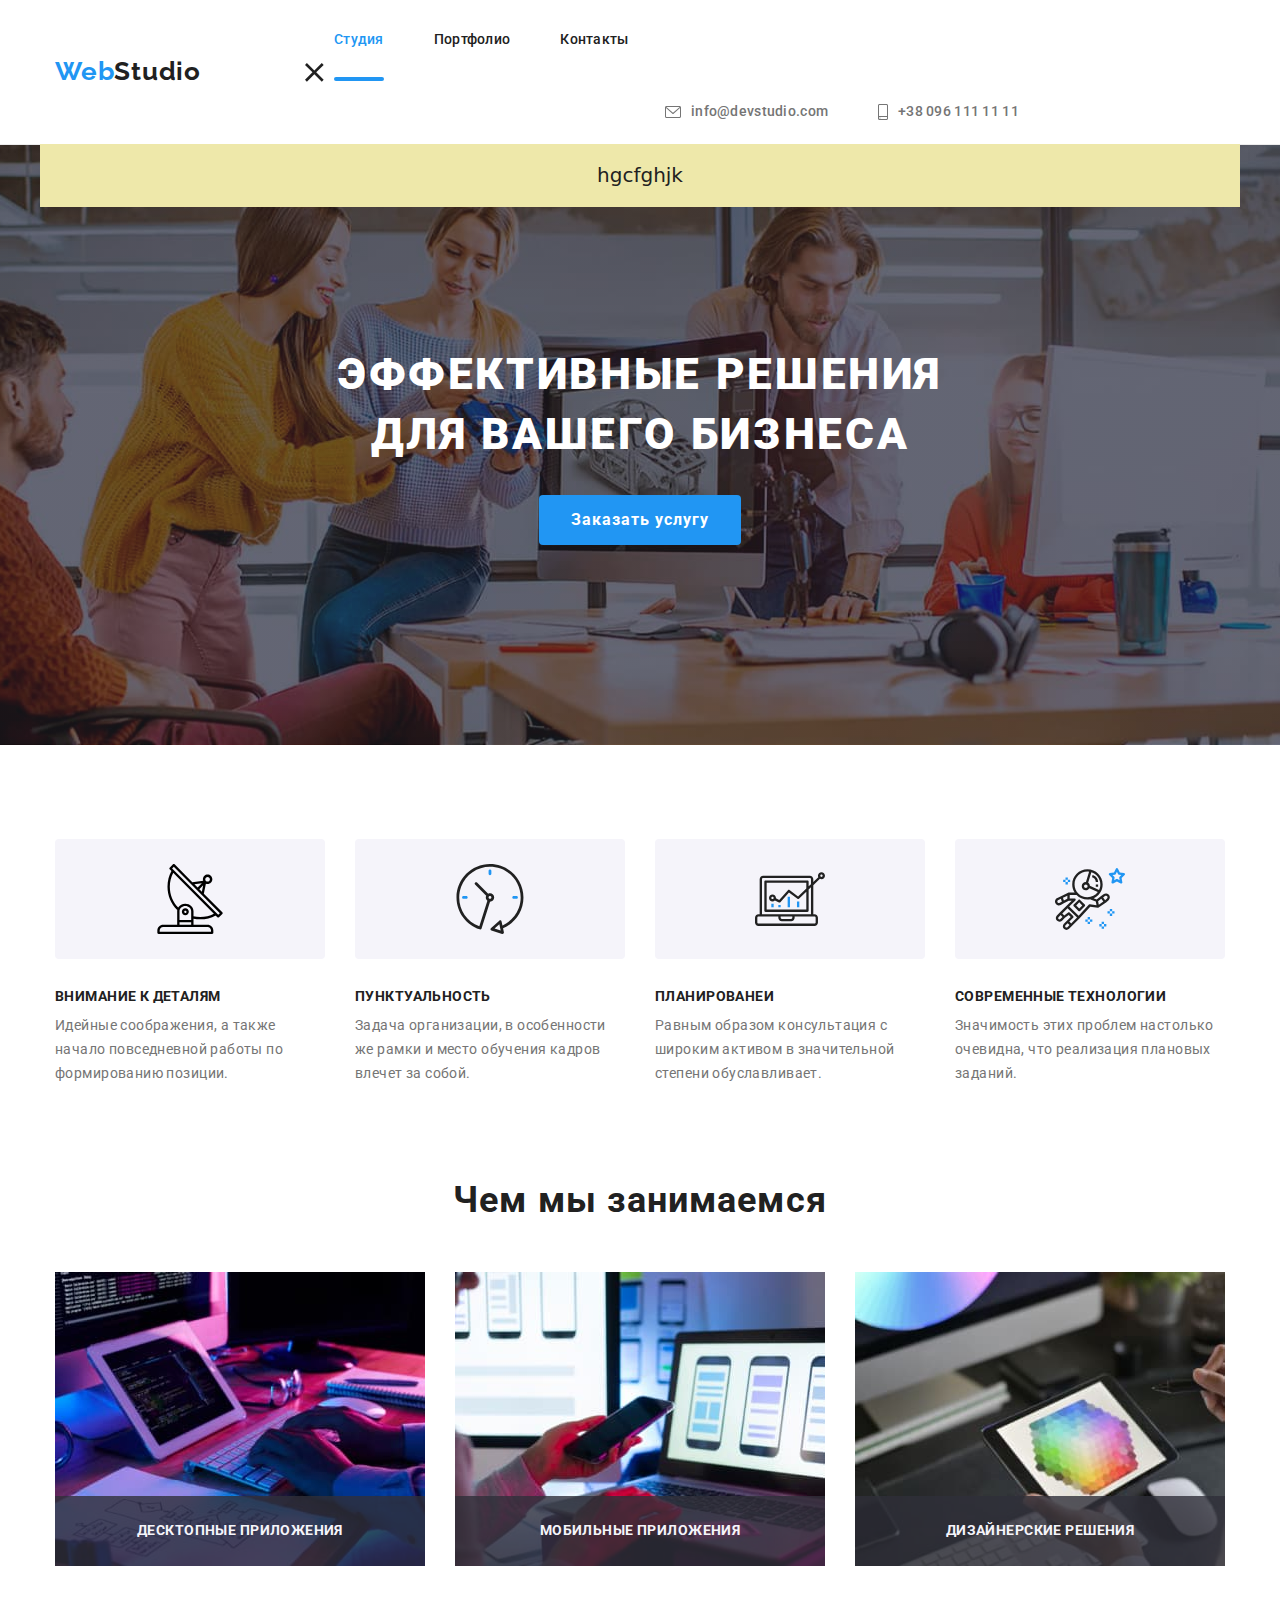
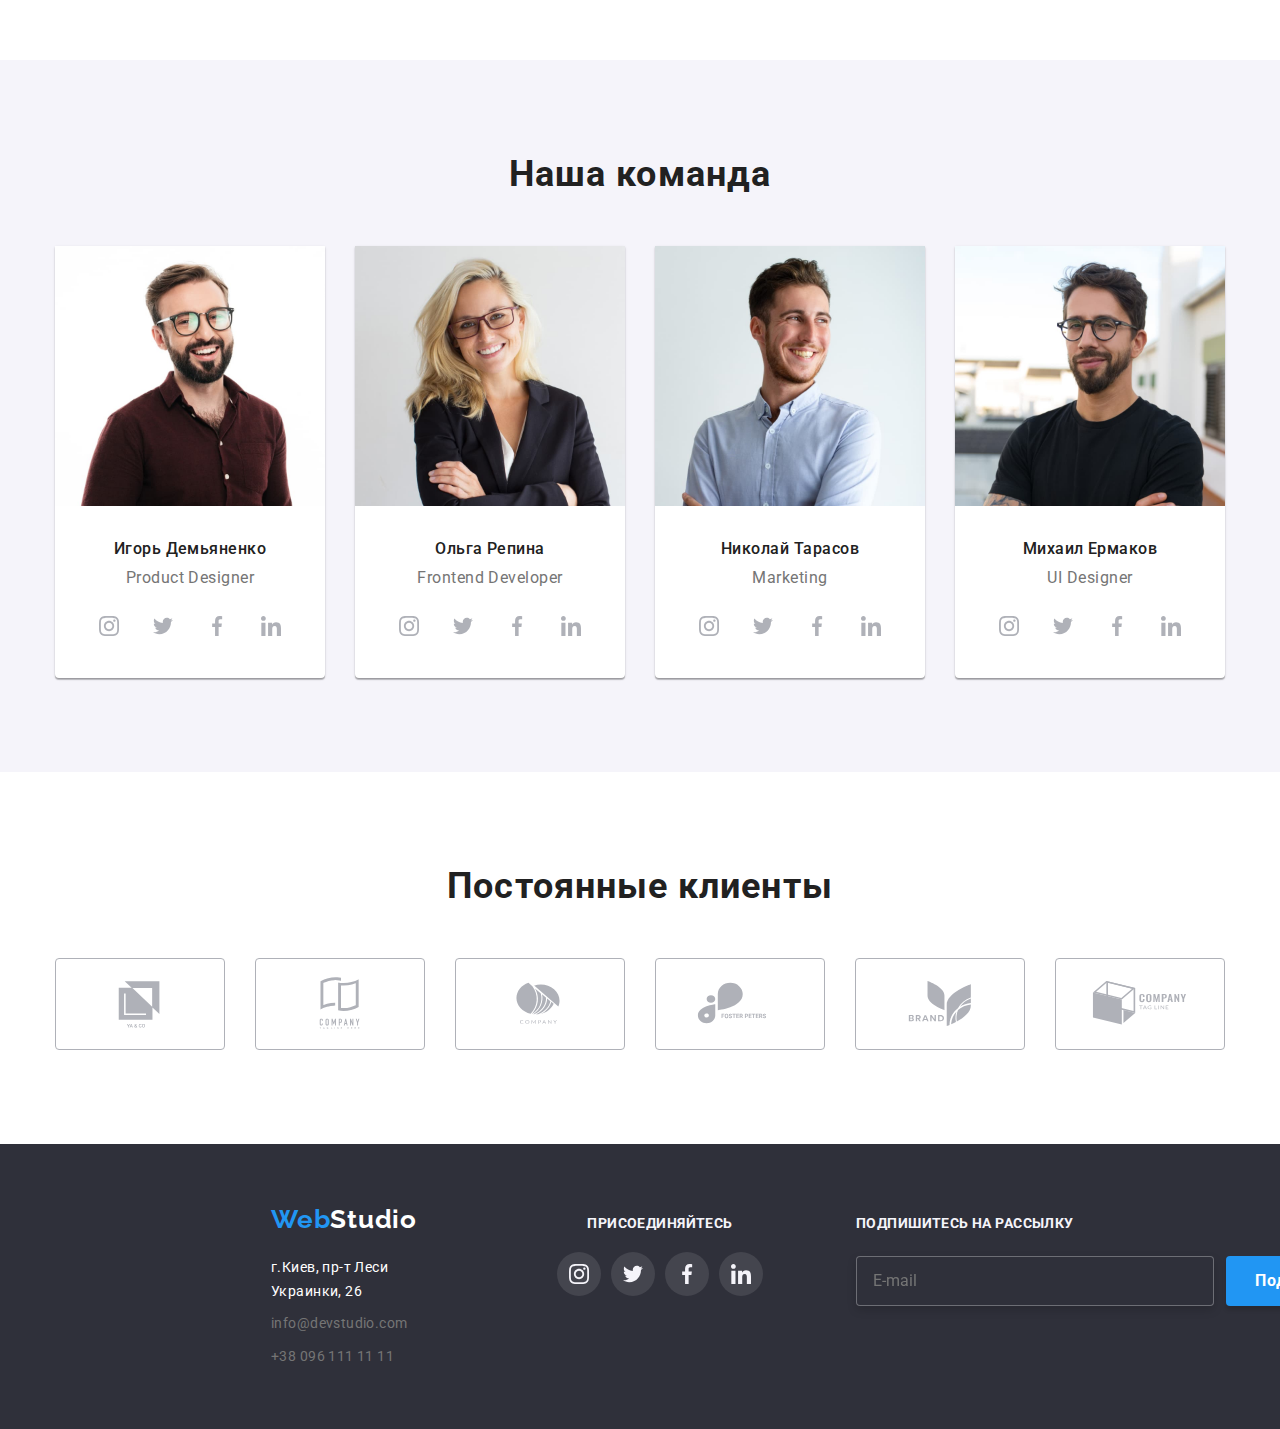
<file: index.html>
<!DOCTYPE html>
<html lang="en">

<head>
    <meta charset="UTF-8">
    <meta http-equiv="X-UA-Compatible" content="IE=edge">
    <meta name="viewport" content="width=device-width, initial-scale=1.0"/>
    <title>Document</title>
    <link rel="preconnect" href="https://fonts.googleapis.com">
    <link rel="preconnect" href="https://fonts.gstatic.com" crossorigin>
    <link href="https://fonts.googleapis.com/css2?family=Raleway:wght@700&family=Roboto:wght@400;500;700;900&display=swap"
        rel="stylesheet">
    <link rel="stylesheet" href=" https://cdnjs.cloudflare.com/ajax/libs/modern-normalize/1.1.0/modern-normalize.min.css">
    <link rel="stylesheet" href="./css/main.min.css">
</head>

<body class="body-list">
    <header class="header-list">
        <div class="container nav">
        <a href="index.html" class="logo"><span class="acent-logo">Web</span>Studio</a>
        <button type="button" class="burger-button is-open" 
        data-menu-button 
        aria-expanded="false"
        aria-controls="menu-container"
        >
            <svg width="40" height="40" aria-label="Switch mobile menu">
                <use class="icon-menu"  href="./images/symbol-defs.svg#icon-menu_burger"  ></use>
                <use class="icon-close" href="./images/symbol-defs.svg#icon-close_burger" ></use>
            </svg>
        </button>
        <div class="menu-container is-open" id="menu-container" data-menu>
hgcfghjk
        </div>
        <div class="menu-burger">
            <div class="navigations">
        <nav class="nav-page">
         <ul class="site-nav">
                <li class="nav-page__item"><a class="nav-page__link nav-page__link--current" href="index.html">Студия</a></li>
                <li class="nav-page__item"><a class="nav-page__link " href="./portfolio.html">Портфолио</a>
                </li>
                <li class="nav-page__item"><a class="nav-page__link" href="#">Контакты</a></li>
            </ul>
        </nav>
        </div>
       <div class="kontakts">
        <ul class="auth-nav">
           <li class="auth-nav__item"><a class="auth-nav__link" href="mailto:info@devstudio.com">
                <svg class="auth-nav__icon" width="16" height="12" viewBox="0 0 16 12" xmlns="http://www.w3.org/2000/svg">
                <path 
                    d="M14.5 0H1.50001C0.672854 0 0 0.672853 0 1.50001V10.5C0 11.3271 0.672854 12 1.50001 12H14.5C15.3271 12 16 11.3271 16 10.5V1.50001C16 0.672853 15.3271 0 14.5 0ZM14.5 0.999994C14.5679 0.999994 14.6325 1.01409 14.6916 1.0387L8 6.83838L1.30833 1.0387C1.36742 1.01412 1.43204 0.999994 1.49998 0.999994H14.5ZM14.5 11H1.50001C1.22414 11 0.999996 10.7759 0.999996 10.5V2.09521L7.67236 7.87792C7.76661 7.95944 7.8833 7.99999 8 7.99999C8.1167 7.99999 8.23339 7.95948 8.32764 7.87792L15 2.09521V10.5C15 10.7759 14.7759 11 14.5 11Z"
                     />
            </svg>info@devstudio.com</a>
              </li>

            <li class="auth-nav__item"><a class="auth-nav__link" href="tel:380961111111">
                <svg class="auth-nav__icon" width="10" height="16" viewBox="0 0 10 16"  xmlns="http://www.w3.org/2000/svg">
                <path
                    d="M8.5 0H1.5C0.672848 0 0 0.672848 0 1.5V14.5C0 15.3272 0.672848 16 1.5 16H8.5C9.32715 16 10 15.3272 10 14.5V1.5C10 0.672848 9.32715 0 8.5 0ZM1.5 1H8.5C8.77588 1 9 1.22412 9 1.5V12H1V1.5C1 1.22412 1.22412 1 1.5 1ZM8.5 15H1.5C1.22412 15 1 14.7759 1 14.5V13H9V14.5C9 14.7759 8.77588 15 8.5 15Z"
                    />
                <path
                    d="M2.35355 13.7389C2.54882 13.9213 2.54882 14.2169 2.35355 14.3992C2.15828 14.5816 1.84172 14.5816 1.64645 14.3992C1.45118 14.2169 1.45118 13.9213 1.64645 13.7389C1.84172 13.5566 2.15828 13.5566 2.35355 13.7389Z"
                    />
            </svg>+38 096 111 11 11</a></li>
        </ul>
        </div>
        </div>
        </div>
    </header>
    <main>

        <section class="hero">
           
                
            <div class="container">
            <h1 class="hero__text">Эффективные решения <br> для вашего бизнеса</h1>
            <button type="button" class="hero__btn" data-modal-open>Заказать услугу</button>
            
            </div>
            

        </section>

        <section class="section benefits">
            <div class="container benefits">
            <h2 class="text-visually-hidden"> Наши приемущества</h2>
            <ul class="list-benefits">
                <li class="list-benefits__items">
                    <div class="icon-benefits">
                        <svg width="70" height="70">
                         <use class="icon" href="./images/symbol-defs.svg#icon-antenna"></use>
                        </svg>
                    </div>
                    <h3 class="list-benefits__subject">ВНИМАНИЕ К ДЕТАЛЯМ</h3>
                    <p class="list-benefits__subtitle">Идейные соображения, а также начало повседневной работы по формированию позиции.
                    </p>
                </li>
                <li class="list-benefits__items">
                    <div class="icon-benefits">
                        <svg width="70" height="70">
                            <use class="icon" href="./images/symbol-defs.svg#icon-clock"></use>
                        </svg>
                    </div>
                   <h3 class="list-benefits__subject">ПУНКТУАЛЬНОСТЬ</h3>
                    <p class="list-benefits__subtitle">Задача организации, в особенности же рамки и место обучения кадров влечет за
                        собой.</p>
                </li>
                <li class="list-benefits__items">
                    <div class="icon-benefits">
                        <svg width="70" height="70">
                            <use class="icon" href="./images/symbol-defs.svg#icon-diagram"></use>
                        </svg>
                    </div>
                    <h3 class="list-benefits__subject">ПЛАНИРОВАНЕИ</h3>
                    <p class="list-benefits__subtitle">Равным образом консультация с широким активом в значительной степени
                        обуславливает. </p>
                </li>
                <li class="list-benefits__items">
                    <div class="icon-benefits">
                        <svg width="70" height="70">
                            <use class="icon" href="./images/symbol-defs.svg#icon-astronaut"></use>
                        </svg>
                    </div>
                    <h3 class="list-benefits__subject">СОВРЕМЕННЫЕ ТЕХНОЛОГИИ</h3>
                    <p class="list-benefits__subtitle">Значимость этих проблем настолько очевидна, что реализация плановых заданий.
                    </p>
                </li>
            </ul>
            </div>
        </section>
        <section class="section paint">
            <div class="container">
            <h2 class="text-section">Чем мы занимаемся</h2>
            <ul class="list-img">
                <li class="list-img__items"><img class="list-img__img" src="./image/img1.jpg"alt=" клавиатура , руки , планшет , монитор,ручка ,тетрадь,комьютерная мышь , лист "width="370"><p class="list-img__over">Десктопные приложения</p> </li>
                <li class="list-img__items"><img class="list-img__img" src="./image/img2.jpg" alt=" , руки , телефон, " width="370"> <p class="list-img__over">Мобильные приложения</p></li>
                <li class="list-img__items"><img class="list-img__img" src="./image/img3.jpg" alt=" мышь, планшет с палитрой  , руки , телефон" width="370"><p class="list-img__over">Дизайнерские решения</p></li>
            </ul>
            </div>
           
        </section>



        <section class="section background">
            
            <div class="container">
            <h2 class="text-section">Наша команда</h2>
            <ul class="list-team list-team--display">
                <li class="list-team__items">
                    <img src="./image/img4.jpg" alt="avatar" width="270">
                    <div class="card-team">
                    <h3 class="card-team__name">Игорь Демьяненко</h3>
                    <p class="card-team__descripion">Product Designer</p>
                    <ul class="socials-team">
                        <li class="social-team__link">
                            <a class="social-team__item" href="" target="_blank" rel="noopener noreferrer">
                                <svg class="social-icon" width="20" height="20">
                                    <use href="./images/symbol-defs.svg#icon-instagram"></use>
                                </svg>
                            </a>
                        </li>
                       <li class="social-team__link">
                           <a class="social-team__item"  href="" target="_blank" rel="noopener noreferrer">
                            <svg class="social-icon" width="20" height="20">
                                <use href="./images/symbol-defs.svg#icon-twitter"></use>
                            </svg>   
                           </a>
                       </li>
                    <li class="social-team__link">
                        <a class="social-team__item" href="" target="_blank" rel="noopener noreferrer">
                            <svg class="social-icon" width="20" height="20">
                                <use href="./images/symbol-defs.svg#icon-facebook"></use>
                            </svg>
                        </a>
                    </li>
                    <li class="social-team__link">
                        <a class="social-team__item" href="" target="_blank" rel="noopener noreferrer">
                            <svg class="social-icon" width="20" height="20">
                                <use href="./images/symbol-defs.svg#icon-linkedin">
                    
                                </use>
                            </svg>
                        </a>
                    </li>
                    </ul>
                    </div>
                   
                </li>
                <li class="list-team__items">
                    <img src="./image/img5.jpg" alt="avatar" width="270">
                    <div class="card-team">
                    <h3 class="card-team__name">Ольга Репина</h3>
                    <p class="card-team__descripion">Frontend Developer</p>
                    <ul class="socials-team">
                        <li class="social-team__link">
                            <a class="social-team__item" href="" target="_blank" rel="noopener noreferrer">
                                <svg class="social-icon" width="20" height="20">
                                    <use href="./images/symbol-defs.svg#icon-instagram"></use>
                                </svg>
                            </a>
                        </li>
                        <li class="social-team__link">
                            <a class="social-team__item" href="" target="_blank" rel="noopener noreferrer">
                                <svg class="social-icon" width="20" height="20">
                                    <use href="./images/symbol-defs.svg#icon-twitter"></use>
                                </svg>
                            </a>
                        </li>
                        <li class="social-team__link">
                            <a class="social-team__item" href="" target="_blank" rel="noopener noreferrer">
                                <svg class="social-icon" width="20" height="20">
                                    <use href="./images/symbol-defs.svg#icon-facebook"></use>
                                </svg>
                            </a>
                        </li>
                        <li class="social-team__link">
                            <a class="social-team__item" href="" target="_blank" rel="noopener noreferrer">
                                <svg class="social-icon" width="20" height="20">
                                    <use href="./images/symbol-defs.svg#icon-linkedin">
                    
                                    </use>
                                </svg>
                            </a>
                        </li>
                    </ul>
                    </div>
                </li>
                <li class="list-team__items">
                    <img src="./image/img6.jpg" alt="avatar" width="270">
                    <div class="card-team">
                    <h3 class="card-team__name">Николай Тарасов</h3>
                    <p class="card-team__descripion">Marketing</p>
                    <ul class="socials-team">
                        <li class="social-team__link">
                            <a class="social-team__item" href="" target="_blank" rel="noopener noreferrer">
                                <svg class="social-icon" width="20" height="20">
                                    <use href="./images/symbol-defs.svg#icon-instagram"></use>
                                </svg>
                            </a>
                        </li>
                        <li class="social-team__link">
                            <a class="social-team__item" href="" target="_blank" rel="noopener noreferrer">
                                <svg class="social-icon" width="20" height="20">
                                    <use href="./images/symbol-defs.svg#icon-twitter"></use>
                                </svg>
                            </a>
                        </li>
                        <li class="social-team__link">
                            <a class="social-team__item" href="" target="_blank" rel="noopener noreferrer">
                                <svg class="social-icon" width="20" height="20">
                                    <use href="./images/symbol-defs.svg#icon-facebook"></use>
                                </svg>
                            </a>
                        </li>
                        <li class="social-team__link">
                            <a class="social-team__item" href="" target="_blank" rel="noopener noreferrer">
                                <svg class="social-icon" width="20" height="20">
                                    <use href="./images/symbol-defs.svg#icon-linkedin">
                    
                                    </use>
                                </svg>
                            </a>
                        </li>
                    </ul>
                    </div>
                </li>
                <li class="list-team__items">
                    <img src="./image/img7.jpg" alt="avatar" width="270">
                    <div class="card-team">
                    <h3 class="card-team__name">Михаил Ермаков</h3>
                    <p class="card-team__descripion">UI Designer</p>
                    <ul class="socials-team">
                        <li class="social-team__link">
                            <a class="social-team__item" href="" target="_blank" rel="noopener noreferrer">
                                <svg class="social-icon" width="20" height="20">
                                    <use href="./images/symbol-defs.svg#icon-instagram"></use>
                                </svg>
                            </a>
                        </li>
                        <li class="social-team__link">
                            <a class="social-team__item" href="" target="_blank" rel="noopener noreferrer">
                                <svg class="social-icon" width="20" height="20">
                                    <use href="./images/symbol-defs.svg#icon-twitter"></use>
                                </svg>
                            </a>
                        </li>
                        <li class="social-team__link">
                            <a class="social-team__item" href="" target="_blank" rel="noopener noreferrer">
                                <svg class="social-icon" width="20" height="20">
                                    <use href="./images/symbol-defs.svg#icon-facebook"></use>
                                </svg>
                            </a>
                        </li>
                        <li class="social-team__link">
                            <a class="social-team__item" href="" target="_blank" rel="noopener noreferrer">
                                <svg class="social-icon" width="20" height="20">
                                    <use href="./images/symbol-defs.svg#icon-linkedin">
                    
                                    </use>
                                </svg>
                            </a>
                        </li>
                    </ul>
                    </div>
                </li>
            </ul>
            </div>
        </section>
        <section class="section">
         <div class="container rot">
         <h2 class="text-section">Постоянные клиенты</h2>
         <ul class="list-clients list-clients--display">
         <li class="list-clients__item">
             <a class="list-clients__link" href="company">
              <svg class="icon" width="106" height="60"> 
                 <use  href="./images/symbol-defs.svg#icon-Logo1"></use>
             </svg>
            </a>
         </li>
         <li class="list-clients__item">
             <a class="list-clients__link"  href="company">
                 <svg width="106" height="60">
                     <use href="./images/symbol-defs.svg#icon-Logo2"></use>
                 </svg>
                 </a>
         </li>
         <li class="list-clients__item"><a class="list-clients__link" href="company">
             <svg width="106" height="60">
                 <use href="./images/symbol-defs.svg#icon-Logo3"></use>
             </svg>
         </a></li>
         <li class="list-clients__item"><a class="list-clients__link" href="company">
             <svg width="106" height="60">
                 <use href="./images/symbol-defs.svg#icon-Logo4"></use>
             </svg>
         </a></li>
         <li class="list-clients__item"><a class="list-clients__link" href="company">
             <svg width="106" height="60">
                 <use href="./images/symbol-defs.svg#icon-Logo5"></use>
             </svg>
         </a></li>
         <li class="list-clients__item"><a class="list-clients__link" href="company">
             <svg width="106" height="60">
                 <use href="./images/symbol-defs.svg#icon-Logo6"></use>
             </svg>
         </a></li>
        </ul>
        </div>
        </section>
    </main>
    <footer class="footer">
        <div class="container fot ">
            <div class="search">
            <a href="index.html" class="logo logo-footer"><span class="acent-logo">Web</span>Studio</a>
            <address class="address">
                
                <ul class="footer-list">
                    <li class="link-footer map"> <a class="contact"
                            href="https://www.google.com/maps/place/%D0%B1%D1%83%D0%BB%D1%8C%D0%B2%D0%B0%D1%80+%D0%9B%D0%B5%D1%81%D1%96+%D0%A3%D0%BA%D1%80%D0%B0%D1%97%D0%BD%D0%BA%D0%B8,+26,+%D0%9A%D0%B8%D1%97%D0%B2,+02000/@50.4265807,30.5361971,17z/data=!3m1!4b1!4m5!3m4!1s0x40d4cf0e033ecbe9:0x57a4dffefec77da0!8m2!3d50.4265807!4d30.5383858"><span>г.Киев,
                                пр-т Леси Украинки, 26</span></a></li>
                    <li class="link-footer"><a class="contact" href="mailto:info@devstudio.com">info@devstudio.com</a>
                    </li>
                    <li class="link-footer"><a class="contact" href="tel:380961111111">+38 096 111 11 11</a></li>
                </ul>
            </address>
            </div>
            <div class="footer-ico">
                <h2 class="folow">Присоединяйтесь</h2>
                <ul class="list-icon ">
            
                    <li class="follow-item">
                        <a class="follow-link" href="" target="_blank" rel="noopener noreferrer">
                            <svg class="footer-icon" width="20" height="20">
                                <use href="./images/symbol-defs.svg#icon-instagram">
            
                                </use>
                            </svg>
                        </a>
                    </li>
                    <li class="follow-item">
                        <a class="follow-link" href="" target="_blank" rel="noopener noreferrer">
                            <svg class="footer-icon" width="20" height="20">
                                <use href="./images/symbol-defs.svg#icon-twitter">
            
                                </use>
                            </svg>
                        </a>
                    </li>
                    <li class="follow-item">
                        <a class="follow-link" href="" target="_blank" rel="noopener noreferrer">
                            <svg class="footer-icon" width="20" height="20">
                                <use href="./images/symbol-defs.svg#icon-facebook">
            
                                </use>
                            </svg>
                        </a>
                    </li>
                    <li class="follow-item">
                        <a class="follow-link" href="" target="_blank" rel="noopener noreferrer">
                            <svg class="footer-icon" width="20" height="20">
                                <use href="./images/symbol-defs.svg#icon-linkedin">
            
                                </use>
                            </svg>
                        </a>
                    </li>
                </ul>
            </div>
        <div class="subscription">
        
            <p class="text-folow">Подпишитесь на рассылку</p>
            <form class="folow-input-button">
                <input class="text-email" type="email" placeholder="E-mail" required="">
                <button class="button-folow" type="submit"> Подписаться
                    <svg class="icon-send" height="24px" width="24px">
                        <use href="./images/symbol-defs.svg#icon-send"></use>
                    </svg>
                </button>
        
            </form>
        
        </div>
        
    </footer>
    <div class="backdrop  is-hidden" data-modal>
        <div class="modal">
            <form> 
            <h2 class="modal-text">Оставьте свои данные, мы вам перезвоним</h2>
            <div class="form-field">
             <label for="name" class="form-label">Имя</label>
             <input type="name" text="name" id="name" class="form-input" required="">
             <svg width="12" height="12" class="icon input1" >
                <use href="./images/symbol-defs.svg#icon-name"></use>
             </svg>
             </div>
            <div class="form-field">
              <label for="tel"  class="form-label">Телефон</label>
              <input type="tel" name="tel" id="tel" class="form-input" required="">
              <svg width="13" height="13" class="icon input2" >
                <use href="./images/symbol-defs.svg#icon-tel"></use>
              </svg>
             </div>
            <div class="form-field">
                <label for="email"  class="form-label">Почта</label>
                <input type="email" name="email" id="email" class="form-input" required="">
                <svg width="15" height="12" class="icon input3">
                    <use   href="./images/symbol-defs.svg#icon-mail"></use>
                </svg>
            </div>
            <div class="form-field bottom">
                <label for="comment" class="form-label">Коментарий</label>
                <textarea class="commet" name="comment" placeholder="Введите текст" id="coment" rows="10">
                            </textarea>
            </div>
            <label class="radio">
                <input class="visually-hidden chechbox" type="checkbox" required="">
                <svg class="modal-check" width="11" height="8">
                    <use></use>
                </svg>
                <span class="label-checkbox">
                    Соглашаюсь с рассылкой и принимаю
                    <a href class="modal-link">Условия договора</a>
                </span>
            </label>
            <button class="button-modal" type="submit">Отправить</button>
            </form>
            <button class="modal-close" data-modal-close><svg class="icon-close" width="11" height="11">
                    <use href="./images/symbol-defs.svg#icon-close"></use>
                </svg></button>
    </div>
    <script src="./js/modal.js"></script>
    <script src="./js/mobile-menu.js"></script>
</body>

</html>
</file>
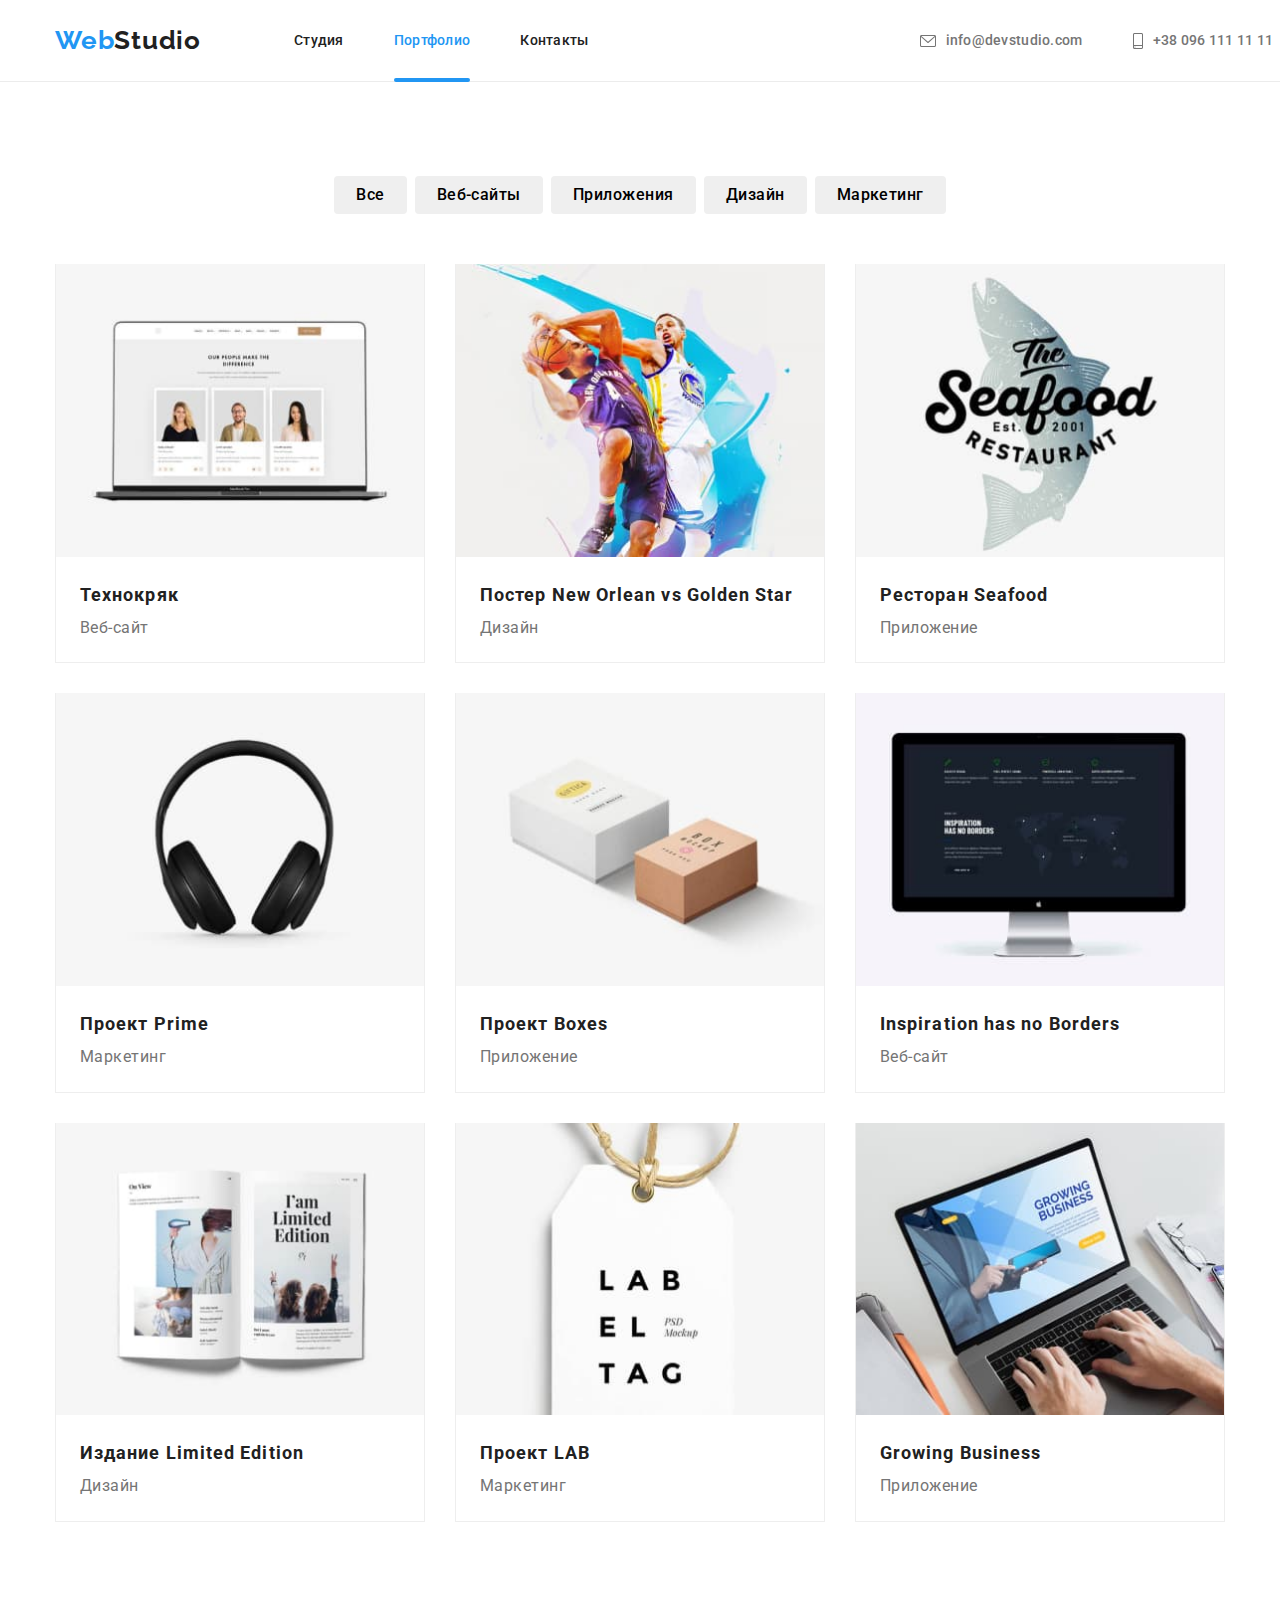
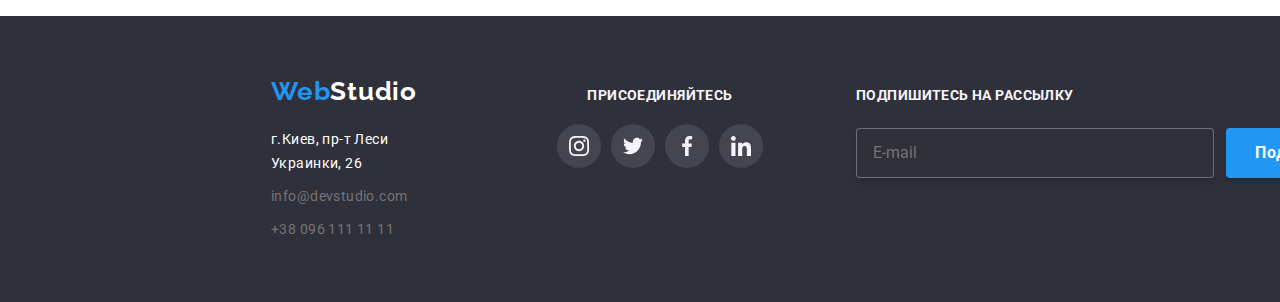
<file: portfolio.html>
<!DOCTYPE html>
<html lang="en">

<head>
    <meta charset="UTF-8">
    <meta http-equiv="X-UA-Compatible" content="IE=edge">
    <meta name="viewport" content="width=device-width, initial-scale=1.0"/>
    <title>Document</title>

<link rel="preconnect" href="https://fonts.googleapis.com">
<link rel="preconnect" href="https://fonts.gstatic.com" crossorigin>
<link href="https://fonts.googleapis.com/css2?family=Raleway:wght@700&family=Roboto:wght@400;500;700;900&display=swap"
    rel="stylesheet">
<link rel="stylesheet" href=" https://cdnjs.cloudflare.com/ajax/libs/modern-normalize/1.1.0/modern-normalize.min.css">
<link rel="stylesheet" href="./css/main.min.css">
</head>

<body class="body-list">
    <header class="header-list">
        <div class="container nav">
            <a href="index.html" class="logo"><span class="acent-logo">Web</span>Studio</a>
            <nav class="nav-page">
            <ul class="site-nav nav">
                <li class="nav-page__item"><a class="nav-page__link" href="index.html">Студия</a></li>
                <li class="nav-page__item"><a class="nav-page__link nav-page__link--current" href="./portfolio.html">Портфолио</a></li>
                <li class="nav-page__item"><a class="nav-page__link" href="#">Контакты</a></li>
            </ul>
            </nav> 
        <ul class="auth-nav">
            <li class="auth-nav__item"><a class="auth-nav__link" href="mailto:info@devstudio.com">
                    <svg class="auth-nav__icon" width="16" height="12" viewBox="0 0 16 12" xmlns="http://www.w3.org/2000/svg">
                        <path
                            d="M14.5 0H1.50001C0.672854 0 0 0.672853 0 1.50001V10.5C0 11.3271 0.672854 12 1.50001 12H14.5C15.3271 12 16 11.3271 16 10.5V1.50001C16 0.672853 15.3271 0 14.5 0ZM14.5 0.999994C14.5679 0.999994 14.6325 1.01409 14.6916 1.0387L8 6.83838L1.30833 1.0387C1.36742 1.01412 1.43204 0.999994 1.49998 0.999994H14.5ZM14.5 11H1.50001C1.22414 11 0.999996 10.7759 0.999996 10.5V2.09521L7.67236 7.87792C7.76661 7.95944 7.8833 7.99999 8 7.99999C8.1167 7.99999 8.23339 7.95948 8.32764 7.87792L15 2.09521V10.5C15 10.7759 14.7759 11 14.5 11Z" />
                    </svg>info@devstudio.com</a>
            </li>
        
            <li class="auth-nav__item"><a class="auth-nav__link" href="tel:380961111111">
                    <svg class="auth-nav__icon" width="10" height="16" viewBox="0 0 10 16" xmlns="http://www.w3.org/2000/svg">
                        <path
                            d="M8.5 0H1.5C0.672848 0 0 0.672848 0 1.5V14.5C0 15.3272 0.672848 16 1.5 16H8.5C9.32715 16 10 15.3272 10 14.5V1.5C10 0.672848 9.32715 0 8.5 0ZM1.5 1H8.5C8.77588 1 9 1.22412 9 1.5V12H1V1.5C1 1.22412 1.22412 1 1.5 1ZM8.5 15H1.5C1.22412 15 1 14.7759 1 14.5V13H9V14.5C9 14.7759 8.77588 15 8.5 15Z" />
                        <path
                            d="M2.35355 13.7389C2.54882 13.9213 2.54882 14.2169 2.35355 14.3992C2.15828 14.5816 1.84172 14.5816 1.64645 14.3992C1.45118 14.2169 1.45118 13.9213 1.64645 13.7389C1.84172 13.5566 2.15828 13.5566 2.35355 13.7389Z" />
                    </svg>+38 096 111 11 11</a></li>
        </ul>
        </div>
    </header>
    <main class="main">

        <section class="section">
            <div class="container">
            <h1 class="text-visually-hidden">Фильтр</h1>
            <!--Controls buttoms-->
            <ul class="list-btn">
                <li class="list-btn__item"><button class="list-btn__btn" type="button">Все</button></li>
                <li class="list-btn__item"><button class="list-btn__btn" type="button">Веб-сайты</button></li>
                <li class="list-btn__item"><button class="list-btn__btn" type="button">Приложения</button></li>
                <li class="list-btn__item"><button class="list-btn__btn" type="button">Дизайн</button></li>
                <li class="list-btn__item"><button class="list-btn__btn" type="button">Маркетинг</button></li>
            </ul>

            <h2 class="text-visually-hidden">Сортировочное окно</h2>
            <ul class="list-menu">
                <li class="list-menu__item">
                    <a class="list-menu__link" href="" >
                    <div class="action"><img class="action__img" src="./image/computer.jpg" alt="Компьютер" wight="370">
                    <div class="list-menu__overlay">
                        <p class="list-menu__excerpt">
                            Ресурс предлагает комплексные предложения с разным уровнем функционала и сервисов. Все это позволит посетителю
                            получить
                            исчерпывающие сведения <br>о компании или частном лице.
                        </p>
                    </div>
                    
                    </div>
                    
                    <div class="card-meta">
                    <h2 class="card-meta__headline">Технокряк</h2>
                    <p class="card-meta__desc">Веб-сайт</p>
                    </div>
                    </a>
                </li>
                <li class="list-menu__item">
                    <a class="list-menu__link" href="">
                    <div class="action"><img class="action__img" src="./image/poster.jpg" alt="два баскетболиста , мяч " wight="370">
                    <div class="list-menu__overlay">
                        <p class="list-menu__excerpt">
                            Ресурс предлагает комплексные предложения с разным уровнем функционала и сервисов. Все это позволит посетителю
                            получить
                            исчерпывающие сведения <br>о компании или частном лице.
                        </p>
                    </div>
                    </div>
                    <div class="card-meta">
                    <h2 class="card-meta__headline">Постер New Orlean vs Golden Star</h2>
                    <p class="card-meta__desc">Дизайн</p>
                    </div>
                    </a>
                </li>
                <li class="list-menu__item">
                    <a class="list-menu__link" href="">
                    <div class="action"><img class="action__img" src="./image/seafood.jpg" alt="логотип рыба , название ресторана " wight="370">
                    <div class="list-menu__overlay">
                        <p class="list-menu__excerpt">
                            Ресурс предлагает комплексные предложения с разным уровнем функционала и сервисов. Все это позволит посетителю
                            получить
                            исчерпывающие сведения <br>о компании или частном лице.
                        </p>
                    </div>
                    </div>
                    <div class="card-meta">
                    <h2 class="card-meta__headline">Ресторан Seafood</h2>
                    <p class="card-meta__desc">Приложение</p>
                    
                </div>
                </a>
                </li>
                <li class="list-menu__item">
                    <a class="list-menu__link" href="">
                    <div class="action"><img class="action__img" src="./image/4.jpg" alt="наушники" wight="370">
                    <div class="list-menu__overlay">
                        <p class="list-menu__excerpt">
                            Ресурс предлагает комплексные предложения с разным уровнем функционала и сервисов. Все это позволит посетителю
                            получить
                            исчерпывающие сведения <br>о компании или частном лице.
                        </p>
                    </div>
                    </div>
                    
                        <div class="card-meta">
                    <h2 class="card-meta__headline">Проект Prime</h2>
                    <p class="card-meta__desc">Маркетинг</p>
                    </div>
                    </a>
                </li>
                <li class="list-menu__item">
                    <a class="list-menu__link" href="">
                    <div class="action"><img class="action__img" src="./image/5.jpg" alt="коробка белая , коробка коричневая " wight="370">
                    <div class="list-menu__overlay">
                        <p class="list-menu__excerpt">
                            Ресурс предлагает комплексные предложения с разным уровнем функционала и сервисов. Все это позволит посетителю
                            получить
                            исчерпывающие сведения <br>о компании или частном лице.
                        </p>
                    </div>
                    </div>
                    <div class="card-meta">
                    <h2 class="card-meta__headline">Проект Boxes</h2>
                    <p class="card-meta__desc">Приложение </p>
                    </div>
                    </a>
                </li>
                <li class="list-menu__item">
                    <a class="list-menu__link" href="">
                    <div class="action"><img class="action__img" src="./image/6.jpg" alt="монитор" wight="370">
                    <div class="list-menu__overlay">
                        <p class="list-menu__excerpt">
                            Ресурс предлагает комплексные предложения с разным уровнем функционала и сервисов. Все это позволит посетителю
                            получить
                            исчерпывающие сведения <br>о компании или частном лице.
                        </p>
                    </div>
                    </div>
                    <div class="card-meta">
                    <h2 class="card-meta__headline">Inspiration has no Borders</h2>
                    <p class="card-meta__desc">Веб-сайт</p>
                    </div>
                    </a>
                </li>
                <li class="list-menu__item">
                    <a class="list-menu__link" href="">
                    <div class="action"><img class="action__img" src="./image/7.jpg" alt="открытая книга" wight="370">
                    <div class="list-menu__overlay">
                        <p class="list-menu__excerpt">
                            Ресурс предлагает комплексные предложения с разным уровнем функционала и сервисов. Все это позволит посетителю
                            получить
                            исчерпывающие сведения <br>о компании или частном лице.
                        </p>
                    </div>
                     </div>
                        <div class="card-meta">
                    <h2 class="card-meta__headline">Издание Limited Edition</h2>
                    <p class="card-meta__desc">Дизайн</p>
                    </div>
                    </a>
                </li>
                <li class="list-menu__item">
                    <a class="list-menu__link" href="">
                    <div class="action"><img class="action__img" src="./image/8.jpg" alt="бирка" wight="370">
                    <div class="list-menu__overlay">
                        <p class="list-menu__excerpt">
                            Ресурс предлагает комплексные предложения с разным уровнем функционала и сервисов. Все это позволит посетителю
                            получить
                            исчерпывающие сведения <br>о компании или частном лице.
                        </p>
                    </div>
                    </div>
                        <div class="card-meta">
                    <h2 class="card-meta__headline">Проект LAB</h2>
                    <p class="card-meta__desc">Маркетинг</p>
                    </div>
                    </a>
                </li>
                <li class="list-menu__item">
                    <a class="list-menu__link" href="">
                    <div class="action"><img class="action__img" src="./image/9.jpg" alt="ноутбук" wight="370">
                <div class="list-menu__overlay">
                    <p class="list-menu__excerpt">
                        Ресурс предлагает комплексные предложения с разным уровнем функционала и сервисов. Все это позволит посетителю
                        получить
                        исчерпывающие сведения <br>о компании или частном лице.
                    </p>
                </div>
                </div>
                        <div class="card-meta">
                    <h2 class="card-meta__headline">Growing Business</h2>
                    <p class="card-meta__desc">Приложение</p>
                    </div>
                    </a>
                </li>
            </ul>
            </div>
        </section>
    </main>

<footer class="footer">
    <div class="container fot ">
        <div class="search">
            <a href="index.html" class="logo logo-footer"><span class="acent-logo">Web</span>Studio</a>
            <address class="address">

                <ul class="footer-list">
                    <li class="link-footer map"> <a class="contact"
                            href="https://www.google.com/maps/place/%D0%B1%D1%83%D0%BB%D1%8C%D0%B2%D0%B0%D1%80+%D0%9B%D0%B5%D1%81%D1%96+%D0%A3%D0%BA%D1%80%D0%B0%D1%97%D0%BD%D0%BA%D0%B8,+26,+%D0%9A%D0%B8%D1%97%D0%B2,+02000/@50.4265807,30.5361971,17z/data=!3m1!4b1!4m5!3m4!1s0x40d4cf0e033ecbe9:0x57a4dffefec77da0!8m2!3d50.4265807!4d30.5383858"><span>г.Киев,
                                пр-т Леси Украинки, 26</span></a></li>
                    <li class="link-footer"><a class="contact" href="mailto:info@devstudio.com">info@devstudio.com</a>
                    </li>
                    <li class="link-footer"><a class="contact" href="tel:380961111111">+38 096 111 11 11</a></li>
                </ul>
            </address>
        </div>
        <div class="footer-ico">
            <h2 class="folow">Присоединяйтесь</h2>
            <ul class="list-icon ">

                <li class="follow-item">
                    <a class="follow-link" href="" target="_blank" rel="noopener noreferrer">
                        <svg class="footer-icon" width="20" height="20">
                            <use href="./images/symbol-defs.svg#icon-instagram">

                            </use>
                        </svg>
                    </a>
                </li>
                <li class="follow-item">
                    <a class="follow-link" href="" target="_blank" rel="noopener noreferrer">
                        <svg class="footer-icon" width="20" height="20">
                            <use href="./images/symbol-defs.svg#icon-twitter">

                            </use>
                        </svg>
                    </a>
                </li>
                <li class="follow-item">
                    <a class="follow-link" href="" target="_blank" rel="noopener noreferrer">
                        <svg class="footer-icon" width="20" height="20">
                            <use href="./images/symbol-defs.svg#icon-facebook">

                            </use>
                        </svg>
                    </a>
                </li>
                <li class="follow-item">
                    <a class="follow-link" href="" target="_blank" rel="noopener noreferrer">
                        <svg class="footer-icon" width="20" height="20">
                            <use href="./images/symbol-defs.svg#icon-linkedin">

                            </use>
                        </svg>
                    </a>
                </li>
            </ul>
        </div>
        <div class="subscription">
        
            <p class="text-folow">Подпишитесь на рассылку</p>
            <form class="folow-input-button">
                <input class="text-email" type="email" placeholder="E-mail" required="">
                <button class="button-folow" type="submit"> Подписаться
                    <svg class="icon-send" height="24px" width="24px">
                        <use href="./images/symbol-defs.svg#icon-send"></use>
                    </svg>
                </button>
        
            </form>
        
        </div>
    </div>
   
</footer>
</body>

</html>
</file>
<file: css/main.min.css>
:root{--primary-text-color: #212121;--second-text-color: #757575;--focus-hover-active-color: #2196F3;--text-footer-textbtn: #FFFFFF;--fon-footer-h1: #2F303A;--mail-tel: rgba(255, 255, 255, 0.6);--backgroundcolor-team: #F5F4FA}ul{margin:0;padding:0;list-style:none;padding-left:0;margin-top:0;margin-bottom:0}.nav{display:-webkit-box;display:-ms-flexbox;display:flex;-webkit-box-align:center;-ms-flex-align:center;align-items:center;position:relative}.text-visually-hidden{position:absolute;width:1px;height:1px;margin:-1px;border:0;padding:0;white-space:nowrap;-webkit-clip-path:inset(100%);clip-path:inset(100%);clip:rect(0 0 0 0);overflow:hidden}.section{padding-left:0;padding-right:0}@media screen and (min-width: 320px){.section{padding-top:60px;padding-bottom:60px}}@media screen and (min-width: 480px){.section{padding-top:60px;padding-bottom:60px}}@media screen and (min-width: 768px){.section{padding-top:60px;padding-bottom:60px}}@media screen and (min-width: 1200px){.section{padding-top:94px;padding-bottom:94px}}.container{margin:0 auto;padding-left:15px;padding-right:15px}@media screen and (min-width: 480px){.container{width:480px}}@media screen and (min-width: 768px){.container{width:768px}}@media screen and (min-width: 1200px){.container{width:1200px}}.nav .logo{margin-top:25px;margin-bottom:25px;margin-right:93px}.logo{font-family:"Raleway";font-style:normal;font-weight:700;font-size:26px;line-height:1.2;letter-spacing:.03em;text-decoration:none}.logo .acent-logo{color:var(--focus-hover-active-color)}.logo{color:var(--primary-text-color)}.logo-footer{color:var(--text-footer-textbtn)}.body-list{color:var(--primary-text-color)}.header-list{border-bottom:1px solid #ececec}.site-nav{display:-webkit-box;display:-ms-flexbox;display:flex;margin-top:0;margin-bottom:0;padding-left:0}.nav-page__item{margin-left:50px}.nav-page__item:first-child{margin-left:0}.nav-page__link{display:block;padding-top:32px;padding-bottom:32px;text-decoration:none;color:inherit;position:relative;font-family:"Roboto";font-style:normal;font-weight:500;font-size:14px;line-height:1.14;letter-spacing:.02em;-webkit-transition-property:color;transition-property:color;-webkit-transition-duration:250ms;transition-duration:250ms;-webkit-transition-timing-function:cubic-bezier(0.4, 0, 0.2, 1);transition-timing-function:cubic-bezier(0.4, 0, 0.2, 1)}.nav-page__link--current::after{position:absolute;left:0;bottom:-1px;content:"";display:block;border-radius:2px;width:100%;height:4px;background-color:var(--focus-hover-active-color)}.nav-page__link:hover,.nav-page__link:focus,.nav-page__link--current{color:var(--focus-hover-active-color)}.auth-nav{margin-left:331px;margin-top:0;margin-bottom:0;display:-webkit-box;display:-ms-flexbox;display:flex;padding-left:0}.auth-nav__link{padding-top:24px;padding-bottom:24px;display:-webkit-box;display:-ms-flexbox;display:flex;-webkit-box-align:center;-ms-flex-align:center;align-items:center;color:var(--second-text-color);fill:var(--second-text-color);white-space:nowrap;font-family:"Roboto";font-style:normal;font-weight:500;font-size:14px;line-height:1.14;letter-spacing:.02em;text-decoration:none;-webkit-transition-property:color;transition-property:color;-webkit-transition-duration:250ms;transition-duration:250ms;-webkit-transition-timing-function:cubic-bezier(0.4, 0, 0.2, 1);transition-timing-function:cubic-bezier(0.4, 0, 0.2, 1)}.auth-nav__link:hover,.auth-nav__link:focus{fill:var(--focus-hover-active-color);color:var(--focus-hover-active-color)}.auth-nav__item{margin-left:50px}.auth-nav__item:first-child{margin-left:0}.auth-nav__icon{margin-right:10px}.burger-button{display:-webkit-inline-box;display:-ms-inline-flexbox;display:inline-flex;margin:0;padding:0;border:0;background-color:rgba(0,0,0,0)}.burger-button .icon-close{display:none}.burger-button.is-open .icon-close{display:block}.burger-button.is-open .icon-menu{display:none}.menu-container{display:none;position:absolute;width:100%;top:100%;left:0;padding:20px;text-align:center;font-size:20px;background-color:#eee8aa}.menu-container.is-open{display:block}.hero{padding:200px 0;max-width:1600px;margin-left:auto;margin-right:auto;background-image:-webkit-gradient(linear, left top, right top, from(rgba(47, 48, 58, 0.4)), to(rgba(47, 48, 58, 0.4))),url(../image/holst.jpg);background-image:linear-gradient(to right, rgba(47, 48, 58, 0.4), rgba(47, 48, 58, 0.4)),url(../image/holst.jpg);background-position:center;background-size:cover;background-repeat:no-repeat}.hero__text{font-family:"Roboto";font-weight:900;font-size:44px;line-height:1.36;text-align:center;letter-spacing:.06em;text-transform:uppercase;color:var(--text-footer-textbtn);margin-top:0;margin-bottom:30px}@media screen and (min-width: 320px)and (max-width: 1199px){.hero__text{font-size:26px;line-height:1.61;width:100%;text-align:center}}.hero__btn{font-family:"Roboto";font-weight:700;font-size:16px;line-height:1.87;display:-webkit-box;display:-ms-flexbox;display:flex;-webkit-box-align:center;-ms-flex-align:center;align-items:center;text-align:center;letter-spacing:.06em;color:var(--text-footer-textbtn);background-color:var(--focus-hover-active-color);margin-left:auto;margin-right:auto;cursor:pointer;border-radius:4px;border:0;padding-top:10px;padding-left:32px;padding-right:32px;padding-bottom:10px}.backdrop{position:fixed;top:0;left:0;width:100%;height:100%;background-color:rgba(0,0,0,.2);-webkit-transition-duration:250ms;transition-duration:250ms;-webkit-transition-timing-function:cubic-bezier(0.4, 0, 0.2, 1);transition-timing-function:cubic-bezier(0.4, 0, 0.2, 1)}.modal{padding:40px;position:absolute;top:50%;left:50%;width:528px;height:581px;-webkit-transform:translate(-50%, -50%);transform:translate(-50%, -50%);background-color:var(--backgroundcolor-team);-webkit-transform:scaleY(1) translate(-50%, -50%);transform:scaleY(1) translate(-50%, -50%);-webkit-transition:opacity 250ms cubic-bezier(0.4, 0, 0.2, 1),-webkit-transform 250ms cubic-bezier(0.4, 0, 0.2, 1);transition:opacity 250ms cubic-bezier(0.4, 0, 0.2, 1),-webkit-transform 250ms cubic-bezier(0.4, 0, 0.2, 1);transition:transform 250ms cubic-bezier(0.4, 0, 0.2, 1),opacity 250ms cubic-bezier(0.4, 0, 0.2, 1);transition:transform 250ms cubic-bezier(0.4, 0, 0.2, 1),opacity 250ms cubic-bezier(0.4, 0, 0.2, 1),-webkit-transform 250ms cubic-bezier(0.4, 0, 0.2, 1);opacity:1;overflow-y:auto}@media screen and (max-width: 479px){.modal{width:300px}}@media screen and (min-width: 480px)and (max-width: 1199px){.modal{width:450px}}.backdrop.is-hidden.modal{-webkit-transform:scale(1.1) translate(-50%, -50%);transform:scale(1.1) translate(-50%, -50%);-webkit-transition:opacity 250ms cubic-bezier(0.4, 0, 0.2, 1),-webkit-transform 250ms cubic-bezier(0.4, 0, 0.2, 1);transition:opacity 250ms cubic-bezier(0.4, 0, 0.2, 1),-webkit-transform 250ms cubic-bezier(0.4, 0, 0.2, 1);transition:transform 250ms cubic-bezier(0.4, 0, 0.2, 1),opacity 250ms cubic-bezier(0.4, 0, 0.2, 1);transition:transform 250ms cubic-bezier(0.4, 0, 0.2, 1),opacity 250ms cubic-bezier(0.4, 0, 0.2, 1),-webkit-transform 250ms cubic-bezier(0.4, 0, 0.2, 1);opacity:0}.modal-close{position:absolute;top:8px;right:8px;padding:0;border:0;width:30px;height:30px;border-radius:50%;border:1px solid rgba(0,0,0,.1);background-color:var(--backgroundcolor-team);color:none;cursor:pointer}.icon-close{fill:var(--primary-text-color);-webkit-transition-property:color;transition-property:color;-webkit-transition-duration:250ms;transition-duration:250ms;-webkit-transition-timing-function:cubic-bezier(0.4, 0, 0.2, 1);transition-timing-function:cubic-bezier(0.4, 0, 0.2, 1)}.icon-close:hover,.icon-close:focus{fill:var(--focus-hover-active-color)}.backdrop.is-hidden{opacity:0;pointer-events:none;-webkit-transition-duration:250ms;transition-duration:250ms;-webkit-transition-timing-function:cubic-bezier(0.4, 0, 0.2, 1);transition-timing-function:cubic-bezier(0.4, 0, 0.2, 1)}.modal-text{font-family:"Roboto";font-weight:700;font-size:20px;line-height:1.15;letter-spacing:.03em;margin-bottom:12px;margin-top:0}@media screen and (max-width: 479px){.modal-text{line-height:1.5;font-size:14px;text-align:center}}.form-field{margin-bottom:10px;display:-webkit-box;display:-ms-flexbox;display:flex;-webkit-box-orient:vertical;-webkit-box-direction:normal;-ms-flex-direction:column;flex-direction:column;position:relative}.form-field .form-label{margin-bottom:4px;font-family:"Roboto";font-weight:400;font-size:12px;line-height:1.16;letter-spacing:.01em;color:#757575}.form-field .form-input{border:1px solid rgba(33,33,33,.2);border-radius:4px;width:100%;height:40px;padding-left:42px;outline:rgba(0,0,0,0);cursor:pointer;-webkit-transition:250ms cubic-bezier(0.4, 0, 0.2, 1);transition:250ms cubic-bezier(0.4, 0, 0.2, 1)}.form-field .commet{border:1px solid rgba(33,33,33,.2);border-radius:4px;-webkit-transition:250ms cubic-bezier(0.4, 0, 0.2, 1);transition:250ms cubic-bezier(0.4, 0, 0.2, 1)}.form-field textarea{width:100%;height:120px;padding-top:12px;padding-bottom:12px;padding-left:16px;padding-right:16px;resize:none;outline:rgba(0,0,0,0)}.radio{margin-top:20px}.icon.input1{position:absolute;bottom:14px;left:15px;-webkit-transition:250ms cubic-bezier(0.4, 0, 0.2, 1);transition:250ms cubic-bezier(0.4, 0, 0.2, 1)}.icon.input2{position:absolute;bottom:13.74px;left:14.27px;-webkit-transition:250ms cubic-bezier(0.4, 0, 0.2, 1);transition:250ms cubic-bezier(0.4, 0, 0.2, 1)}.icon.input3{position:absolute;bottom:14px;left:13.5px;-webkit-transition:250ms cubic-bezier(0.4, 0, 0.2, 1);transition:250ms cubic-bezier(0.4, 0, 0.2, 1)}.label-checkbox{font-family:"Roboto";font-size:14px;line-height:1.71;letter-spacing:.03em;color:var(--second-text-color)}@media screen and (min-width: 320px){.label-checkbox{font-size:12px;line-height:1.17}}@media screen and (min-width: 480px){.label-checkbox{text-align:center}}.modal-link{width:127.734px;height:23.93px;color:var(--focus-hover-active-color);font-family:"Roboto";font-size:14px;line-height:1.71;letter-spacing:.03em}.button-modal{font-family:"Roboto";font-style:normal;font-weight:700;font-size:16px;line-height:1.87;display:-webkit-box;display:-ms-flexbox;display:flex;-webkit-box-align:center;-ms-flex-align:center;align-items:center;text-align:center;letter-spacing:.06em;color:var(--text-footer-textbtn);background-color:var(--focus-hover-active-color);-webkit-box-shadow:0px 4px 4px rgba(0,0,0,.15);box-shadow:0px 4px 4px rgba(0,0,0,.15);border-radius:4px;border:none;cursor:pointer;width:200px;height:50px;padding-top:10px;padding-right:56px;padding-left:55px;padding-bottom:10px;margin-top:30px;margin-left:auto;margin-right:auto}.bottom{margin:0}.text-email{color:var(--backgroundcolor-team)}.commet:hover,.commet:focus{border:1px solid var(--focus-hover-active-color)}.form-input:hover+.icon,.form-input:focus+.icon{fill:var(--focus-hover-active-color)}.form-input:hover,.form-input:focus{border:1px solid var(--focus-hover-active-color)}.form-field:hover .icon,.form-field:focus .icon{fill:var(--focus-hover-active-color)}.radio{display:-webkit-box;display:-ms-flexbox;display:flex;-webkit-box-align:center;-ms-flex-align:center;align-items:center}.visually-hidden{-webkit-appearance:none;-moz-appearance:none;appearance:none;position:absolute}.modal-check{margin-right:8.38px;min-width:16px;height:15px;border:2px solid var(--primary-text-color);border-radius:4px}.chechbox:checked+.modal-check{border-color:var(--focus-hover-active-color);background-color:var(--focus-hover-active-color);background-image:url(../image/icon\ check\ \(1\).svg);background-size:contain;background-origin:border-box}.text-section{font-family:"Roboto";font-style:normal;font-weight:700;font-size:36px;line-height:1.16;text-align:center;letter-spacing:.03em;margin-top:0;margin-bottom:50px}@media screen and (min-width: 768px){.container .list-benefits{display:-webkit-box;display:-ms-flexbox;display:flex;-ms-flex-wrap:wrap;flex-wrap:wrap}}.icon-benefits{background-color:#f5f4fa;border-radius:4px;height:120px;display:-webkit-box;display:-ms-flexbox;display:flex;-webkit-box-align:center;-ms-flex-align:center;align-items:center;-webkit-box-pack:center;-ms-flex-pack:center;justify-content:center;margin-bottom:30px}@media screen and (min-width: 320px){.icon-benefits{width:100%}}@media screen and (min-width: 480px)and (max-width: 767px){.list-benefits__items{margin-bottom:30px}.list-benefits__items:last-child{margin-bottom:0}}@media screen and (min-width: 768px)and (max-width: 1199px){.list-benefits__items:nth-child(-n+2){margin-bottom:30px}.list-benefits__items:nth-child(even){margin-left:30px}}@media screen and (min-width: 1200px){.list-benefits__items:nth-last-child(-n+3){margin-left:30px}}.list-benefits__subject{font-family:"Roboto";font-style:normal;font-weight:700;font-size:14px;line-height:1.14;letter-spacing:.03em;text-transform:uppercase;margin-top:0;margin-bottom:10px}@media screen and (max-width: 767px){.list-benefits__subject{text-align:center}}.list-benefits__subtitle{font-family:"Roboto";font-style:normal;font-weight:400;font-size:14px;line-height:1.71;letter-spacing:.03em;color:var(--second-text-color);margin-top:0;margin-bottom:0;width:450px}@media screen and (min-width: 320px){.list-benefits__subtitle{width:100%}}@media screen and (min-width: 768px){.list-benefits__subtitle{width:354px}}@media screen and (min-width: 1200px){.list-benefits__subtitle{width:270px}}.paint{padding-top:0}@media screen and (max-width: 1199px){.paint{display:none}}.list-img{display:-webkit-box;display:-ms-flexbox;display:flex}.list-img__over{font-family:"Roboto";font-style:normal;font-weight:700;font-size:14px;line-height:1.14;letter-spacing:.03em;text-transform:uppercase;color:var(--backgroundcolor-team);display:-webkit-box;display:-ms-flexbox;display:flex;-webkit-box-align:center;-ms-flex-align:center;align-items:center;position:absolute;bottom:0;width:100%;margin-top:0;margin-bottom:0;-webkit-box-pack:center;-ms-flex-pack:center;justify-content:center;background:rgba(47,48,58,.8);height:70px}.list-img__items{position:relative;margin-left:30px}.list-img__items:first-child{margin-left:0}.list-img__img{display:block;max-width:100%}.background{background-color:var(--backgroundcolor-team)}@media screen and (min-width: 768px){.list-team--display{display:-webkit-box;display:-ms-flexbox;display:flex;-ms-flex-wrap:wrap;flex-wrap:wrap}}@media screen and (min-width: 480px)and (max-width: 767px){.list-team__items{margin-bottom:30px}.list-team__items:last-child{margin-bottom:0}}@media screen and (min-width: 768px)and (max-width: 1199px){.list-team__items{-webkit-box-pack:center;-ms-flex-pack:center;justify-content:center}.list-team__items:nth-child(-n+2){margin-bottom:30px}.list-team__items:nth-child(even){margin-left:30px}}@media screen and (min-width: 1200px){.list-team__items:nth-last-child(-n+3){margin-left:30px}}.list-team__items{-webkit-box-shadow:0px 1px 3px rgba(0,0,0,.12),0px 1px 1px rgba(0,0,0,.14),0px 2px 1px rgba(0,0,0,.2);box-shadow:0px 1px 3px rgba(0,0,0,.12),0px 1px 1px rgba(0,0,0,.14),0px 2px 1px rgba(0,0,0,.2);border-radius:0px 0px 4px 4px;text-align:center;background-color:#fff}.card-team{padding-top:30px;padding-bottom:30px}.card-team__name{margin-top:0;margin-bottom:10px;font-family:"Roboto";font-style:normal;font-weight:500;font-size:16px;line-height:1.18;letter-spacing:.03em}.card-team__descripion{margin-top:0;margin-bottom:16px;font-family:"Roboto";font-size:16px;line-height:1.18;letter-spacing:.03em;color:var(--second-text-color)}.socials-team{display:-webkit-box;display:-ms-flexbox;display:flex;-webkit-box-pack:center;-ms-flex-pack:center;justify-content:center;-webkit-box-align:center;-ms-flex-align:center;align-items:center}.social-team__item{display:-webkit-box;display:-ms-flexbox;display:flex;-webkit-box-align:center;-ms-flex-align:center;align-items:center;-webkit-box-pack:center;-ms-flex-pack:center;justify-content:center;width:44px;height:44px;border-radius:50%;background-color:#fff;fill:#afb1b8;-webkit-transition:fill 250ms cubic-bezier(0.4, 0, 0.2, 1),background-color 250ms cubic-bezier(0.4, 0, 0.2, 1),-webkit-transform 250ms cubic-bezier(0.4, 0, 0.2, 1) 250ms;transition:fill 250ms cubic-bezier(0.4, 0, 0.2, 1),background-color 250ms cubic-bezier(0.4, 0, 0.2, 1),-webkit-transform 250ms cubic-bezier(0.4, 0, 0.2, 1) 250ms;transition:fill 250ms cubic-bezier(0.4, 0, 0.2, 1),background-color 250ms cubic-bezier(0.4, 0, 0.2, 1),transform 250ms cubic-bezier(0.4, 0, 0.2, 1) 250ms;transition:fill 250ms cubic-bezier(0.4, 0, 0.2, 1),background-color 250ms cubic-bezier(0.4, 0, 0.2, 1),transform 250ms cubic-bezier(0.4, 0, 0.2, 1) 250ms,-webkit-transform 250ms cubic-bezier(0.4, 0, 0.2, 1) 250ms}.social-team__item:hover,.social-team__item:focus{fill:var(--backgroundcolor-team);background-color:var(--focus-hover-active-color);-webkit-transform:rotate(360deg);transform:rotate(360deg)}.social-team__link+.social-team__link{margin-left:10px}.list-clients--display{display:-webkit-box;display:-ms-flexbox;display:flex}@media screen and (max-width: 767px){.list-clients--display{-ms-flex-wrap:wrap;flex-wrap:wrap}}@media screen and (max-width: 1199px){.list-clients--display{-ms-flex-wrap:wrap;flex-wrap:wrap}}.list-clients__item{width:calc((100% - 30px)/2);height:92px}@media screen and (max-width: 767px){.list-clients__item:nth-child(-n+4){margin-bottom:30px}}@media screen and (max-width: 767px){.list-clients__item:nth-child(odd){margin-right:30px}}@media screen and (min-width: 768px){.list-clients__item{width:calc((100% - 60px)/3)}}@media screen and (min-width: 768px)and (min-width: 768px){.list-clients__item :nth-child(odd){margin-right:0}}@media screen and (min-width: 768px)and (min-width: 768px){.list-clients__item:not(:nth-child(3n)){margin-right:30px}}@media screen and (min-width: 768px)and (min-width: 768px){.list-clients__item:nth-child(-n+3){margin-bottom:30px}}@media screen and (min-width: 1200px){.list-clients__item:not(:last-child){margin-right:30px}}@media screen and (min-width: 1200px){.list-clients__item:nth-child(-n+3){margin-bottom:0}}.list-clients__link{width:100%;height:100%;-webkit-box-pack:center;-ms-flex-pack:center;justify-content:center;display:-webkit-box;display:-ms-flexbox;display:flex;border:1px solid #afb1b8;-webkit-box-align:center;-ms-flex-align:center;align-items:center;border-radius:4px;fill:#afb1b8;-webkit-transition:fill 250ms cubic-bezier(0.4, 0, 0.2, 1),border-color 250ms cubic-bezier(0.4, 0, 0.2, 1);transition:fill 250ms cubic-bezier(0.4, 0, 0.2, 1),border-color 250ms cubic-bezier(0.4, 0, 0.2, 1)}.list-clients__link:hover,.list-clients__link:focus{fill:var(--focus-hover-active-color);border-color:var(--focus-hover-active-color)}.address{margin-top:20px}.footer{padding-top:60px;padding-bottom:60px}.footer-list .link-footer+.link-footer{margin-top:9px}.footer{background-color:var(--fon-footer-h1)}.footer{font-family:"Roboto";font-size:14px;line-height:1.71;letter-spacing:.03em}.link-footer .contact{text-decoration:none}.map :first-child{color:var(--text-footer-textbtn)}.contact{-webkit-transition-duration:250ms;transition-duration:250ms;-webkit-transition-timing-function:cubic-bezier(0.4, 0, 0.2, 1);transition-timing-function:cubic-bezier(0.4, 0, 0.2, 1);color:var(--second-text-color)}.contact:hover,.contact:focus{fill:var(--focus-hover-active-color);color:var(--focus-hover-active-color)}.footer-list{font-style:initial;margin-bottom:0}.footer .map{color:var(--text-footer-textbtn)}.folow{color:var(--backgroundcolor-team);font-size:14px;letter-spacing:.03em;line-height:1.14;font-style:normal;margin-top:0;margin-bottom:20px;text-transform:uppercase}.list-icon{display:-webkit-box;display:-ms-flexbox;display:flex;-webkit-box-pack:center;-ms-flex-pack:center;justify-content:center}.follow-link{display:-webkit-box;display:-ms-flexbox;display:flex;-webkit-box-align:center;-ms-flex-align:center;align-items:center;-webkit-box-pack:center;-ms-flex-pack:center;justify-content:center;width:44px;height:44px;border-radius:50%;background:rgba(255,255,255,.1)}.footer-icon{fill:var(--backgroundcolor-team)}.follow-link:hover,.follow-link:focus{background-color:var(--focus-hover-active-color);-webkit-transition-property:background-color;transition-property:background-color;-webkit-transition-duration:250ms;transition-duration:250ms;-webkit-transition-timing-function:cubic-bezier(0.4, 0, 0.2, 1);transition-timing-function:cubic-bezier(0.4, 0, 0.2, 1)}.list-icon .follow-item+.follow-item{margin-left:10px}@media screen and (min-width: 480px){.fot{width:480px}}@media screen and (min-width: 768px){.fot{width:768px;-webkit-box-align:baseline;-ms-flex-align:baseline;align-items:baseline;-ms-flex-wrap:wrap;flex-wrap:wrap;-webkit-box-pack:center;-ms-flex-pack:center;justify-content:center;display:-webkit-box;display:-ms-flexbox;display:flex}}@media screen and (min-width: 1200px){.fot{-webkit-box-align:baseline;-ms-flex-align:baseline;align-items:baseline;-ms-flex-wrap:nowrap;flex-wrap:nowrap;-webkit-box-pack:left;-ms-flex-pack:left;justify-content:left}}.search{width:100%;text-align:center;margin-bottom:60px}@media screen and (min-width: 768px){.search{width:231px;margin-right:165px}}@media screen and (min-width: 1200px){.search{text-align:left;margin-right:70px;margin-bottom:0}}.footer-ico{width:100%;text-align:center;margin-bottom:60px}@media screen and (min-width: 768px){.footer-ico{width:206px}}@media screen and (min-width: 1200px){.footer-ico{margin-left:70px;margin-bottom:0}}.text-email{margin-bottom:20px;padding-left:16px;padding-top:15px;padding-bottom:15px;font-size:16px;line-height:1.25;-webkit-box-align:center;-ms-flex-align:center;align-items:center;width:358px;height:50px;color:rgba(255,255,255,.6);border:1px solid rgba(255,255,255,.3);-webkit-filter:drop-shadow(0px 4px 4px rgba(0, 0, 0, 0.15));filter:drop-shadow(0px 4px 4px rgba(0, 0, 0, 0.15));border-radius:4px;background-color:var(--fon-footer-h1);cursor:pointer;-webkit-transition:border-color 250ms cubic-bezier(0.4, 0, 0.2, 1);transition:border-color 250ms cubic-bezier(0.4, 0, 0.2, 1)}@media screen and (min-width: 320px){.text-email{width:100%}}@media screen and (min-width: 768px){.text-email{width:450px;margin-left:auto;margin-right:auto}}@media screen and (min-width: 1200px){.text-email{width:358px;margin-right:12px;margin-left:0;margin-bottom:0}}.text-email:hover,.text-email:focus{border:1px solid var(--focus-hover-active-color);outline:none}.text-folow{color:var(--backgroundcolor-team);margin-top:0;margin-bottom:20px;font-family:"Roboto";font-size:14px;line-height:1.71;letter-spacing:.03em;font-weight:700;text-transform:uppercase}@media screen and (min-width: 1200px){.folow-input-button{display:-webkit-box;display:-ms-flexbox;display:flex}}.button-folow{font-family:"Roboto";font-style:normal;font-weight:700;font-size:16px;line-height:1.87;display:-webkit-box;display:-ms-flexbox;display:flex;-webkit-box-align:center;-ms-flex-align:center;align-items:center;text-align:center;letter-spacing:.06em;color:var(--text-footer-textbtn);background-color:var(--focus-hover-active-color);-webkit-box-shadow:0px 4px 4px rgba(0,0,0,.15);box-shadow:0px 4px 4px rgba(0,0,0,.15);border-radius:4px;border:none;cursor:pointer;width:200px;height:50px;margin-right:auto;margin-left:auto;padding-left:29px;padding-right:28px;padding-top:10px;padding-bottom:10px;-webkit-transition:background-color 250ms cubic-bezier(0.4, 0, 0.2, 1),-webkit-box-shadow 250ms cubic-bezier(0.4, 0, 0.2, 1);transition:background-color 250ms cubic-bezier(0.4, 0, 0.2, 1),-webkit-box-shadow 250ms cubic-bezier(0.4, 0, 0.2, 1);transition:background-color 250ms cubic-bezier(0.4, 0, 0.2, 1),box-shadow 250ms cubic-bezier(0.4, 0, 0.2, 1);transition:background-color 250ms cubic-bezier(0.4, 0, 0.2, 1),box-shadow 250ms cubic-bezier(0.4, 0, 0.2, 1),-webkit-box-shadow 250ms cubic-bezier(0.4, 0, 0.2, 1)}@media screen and (min-width: 768px){.button-folow{margin-left:auto;margin-right:auto;margin-bottom:20px}}.icon-send{margin-left:10px;width:24px;height:24px}.button-folow:hover,.button-folow:focus{-webkit-box-shadow:2px 5px 5px rgba(0,0,0,.25);box-shadow:2px 5px 5px rgba(0,0,0,.25);background-color:#188ce8}.subscription{width:100%;text-align:center}@media screen and (min-width: 1200px){.subscription{width:auto;text-align:left;margin-left:93px}}.list-btn{-webkit-box-pack:center;-ms-flex-pack:center;justify-content:center;display:-webkit-box;display:-ms-flexbox;display:flex;margin-bottom:50px}.list-btn__item{margin-left:8px}.list-btn__item:first-child{margin-left:0}.list-btn__btn{border-radius:4px;padding-top:6px;padding-bottom:6px;padding-left:22px;padding-right:22px;border:0;font-family:"Roboto";font-style:normal;font-weight:500;font-size:16px;line-height:1.62;letter-spacing:.03em;-webkit-transition:color 250ms cubic-bezier(0.4, 0, 0.2, 1),background-color 250ms cubic-bezier(0.4, 0, 0.2, 1),-webkit-box-shadow 250ms cubic-bezier(0.4, 0, 0.2, 1);transition:color 250ms cubic-bezier(0.4, 0, 0.2, 1),background-color 250ms cubic-bezier(0.4, 0, 0.2, 1),-webkit-box-shadow 250ms cubic-bezier(0.4, 0, 0.2, 1);transition:color 250ms cubic-bezier(0.4, 0, 0.2, 1),background-color 250ms cubic-bezier(0.4, 0, 0.2, 1),box-shadow 250ms cubic-bezier(0.4, 0, 0.2, 1);transition:color 250ms cubic-bezier(0.4, 0, 0.2, 1),background-color 250ms cubic-bezier(0.4, 0, 0.2, 1),box-shadow 250ms cubic-bezier(0.4, 0, 0.2, 1),-webkit-box-shadow 250ms cubic-bezier(0.4, 0, 0.2, 1);cursor:pointer}.list-btn__btn:hover,.list-btn__btn:focus{background-color:var(--focus-hover-active-color);color:var(--text-footer-textbtn);-webkit-box-shadow:0px 3px 1px rgba(0,0,0,.1),0px 1px 2px rgba(0,0,0,.08),0px 2px 2px rgba(0,0,0,.12);box-shadow:0px 3px 1px rgba(0,0,0,.1),0px 1px 2px rgba(0,0,0,.08),0px 2px 2px rgba(0,0,0,.12)}.action{position:relative;overflow:hidden}.action__img{height:auto;display:block;max-width:100%}.list-menu__overlay{display:block;font-family:"Roboto";font-size:18px;line-height:1.55;letter-spacing:.03em;content:"";position:absolute;background-color:rgba(33,150,243,.9);color:var(--backgroundcolor-team);padding:63px 23px;bottom:0;right:0;width:100%;height:100%;-webkit-transform:translateY(101%);transform:translateY(101%);-webkit-transition:opacity 250ms cubic-bezier(0.4, 0, 0.2, 1),-webkit-transform 250ms cubic-bezier(0.4, 0, 0.2, 1);transition:opacity 250ms cubic-bezier(0.4, 0, 0.2, 1),-webkit-transform 250ms cubic-bezier(0.4, 0, 0.2, 1);transition:transform 250ms cubic-bezier(0.4, 0, 0.2, 1),opacity 250ms cubic-bezier(0.4, 0, 0.2, 1);transition:transform 250ms cubic-bezier(0.4, 0, 0.2, 1),opacity 250ms cubic-bezier(0.4, 0, 0.2, 1),-webkit-transform 250ms cubic-bezier(0.4, 0, 0.2, 1);opacity:0 cubic-bezier(0.4, 0, 0.2, 1);margin-top:0;margin-bottom:0}.list-menu__link:hover .list-menu__overlay,.list-menu__link:focus .list-menu__overlay{opacity:1;-webkit-transform:translateY(0%);transform:translateY(0%)}.list-menu{display:-webkit-box;display:-ms-flexbox;display:flex;-ms-flex-wrap:wrap;flex-wrap:wrap;padding-left:0;margin-top:0;margin-bottom:94px;margin-bottom:0}.list-menu__item{width:370px;margin-right:30px;margin-bottom:30px}.list-menu__item:nth-child(3n){margin-right:0}.list-menu__item:nth-last-child(-n+3){margin-bottom:0}.list-menu__link:hover,.list-menu__link:focus{-webkit-box-shadow:0px 1px 1px rgba(0,0,0,.12),0px 4px 4px rgba(0,0,0,.06),1px 4px 6px rgba(0,0,0,.16);box-shadow:0px 1px 1px rgba(0,0,0,.12),0px 4px 4px rgba(0,0,0,.06),1px 4px 6px rgba(0,0,0,.16)}.list-menu__link{border-left:1px solid #eee;border-bottom:1px solid #eee;border-right:1px solid #eee;display:block;text-decoration:none;-webkit-transition:-webkit-box-shadow 250ms cubic-bezier(0.4, 0, 0.2, 1);transition:-webkit-box-shadow 250ms cubic-bezier(0.4, 0, 0.2, 1);transition:box-shadow 250ms cubic-bezier(0.4, 0, 0.2, 1);transition:box-shadow 250ms cubic-bezier(0.4, 0, 0.2, 1), -webkit-box-shadow 250ms cubic-bezier(0.4, 0, 0.2, 1)}.card-meta{padding-top:20px;padding-right:24px;padding-bottom:20px;padding-left:24px}.card-meta__headline{font-family:"Roboto";font-style:normal;font-weight:700;font-size:18px;line-height:2;letter-spacing:.06em;color:var(--primary-text-color);margin:0;min-width:-webkit-max-content;min-width:-moz-max-content;min-width:max-content}.card-meta__desc{font-family:"Roboto";font-style:normal;font-weight:400;font-size:16px;line-height:1.87;letter-spacing:.03em;color:var(--second-text-color);margin:0}/*# sourceMappingURL=main.min.css.map */
</file>
